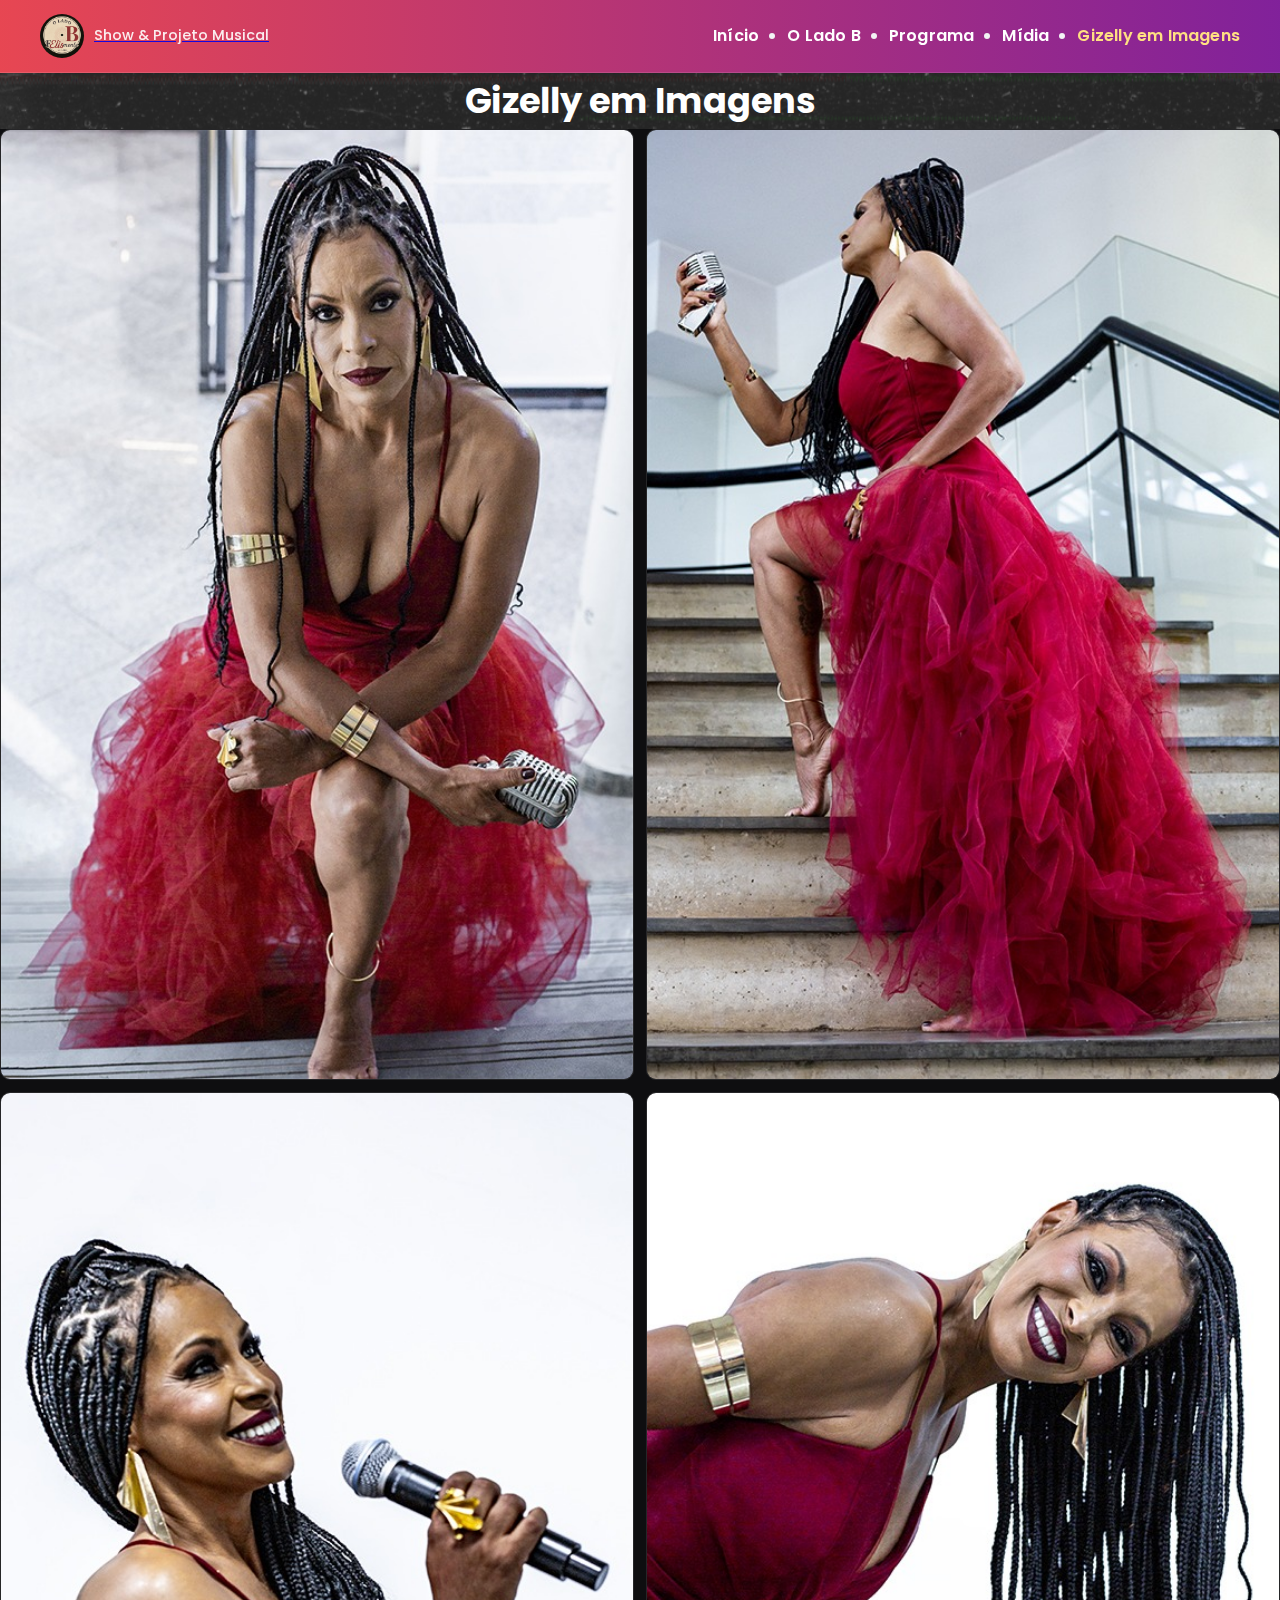
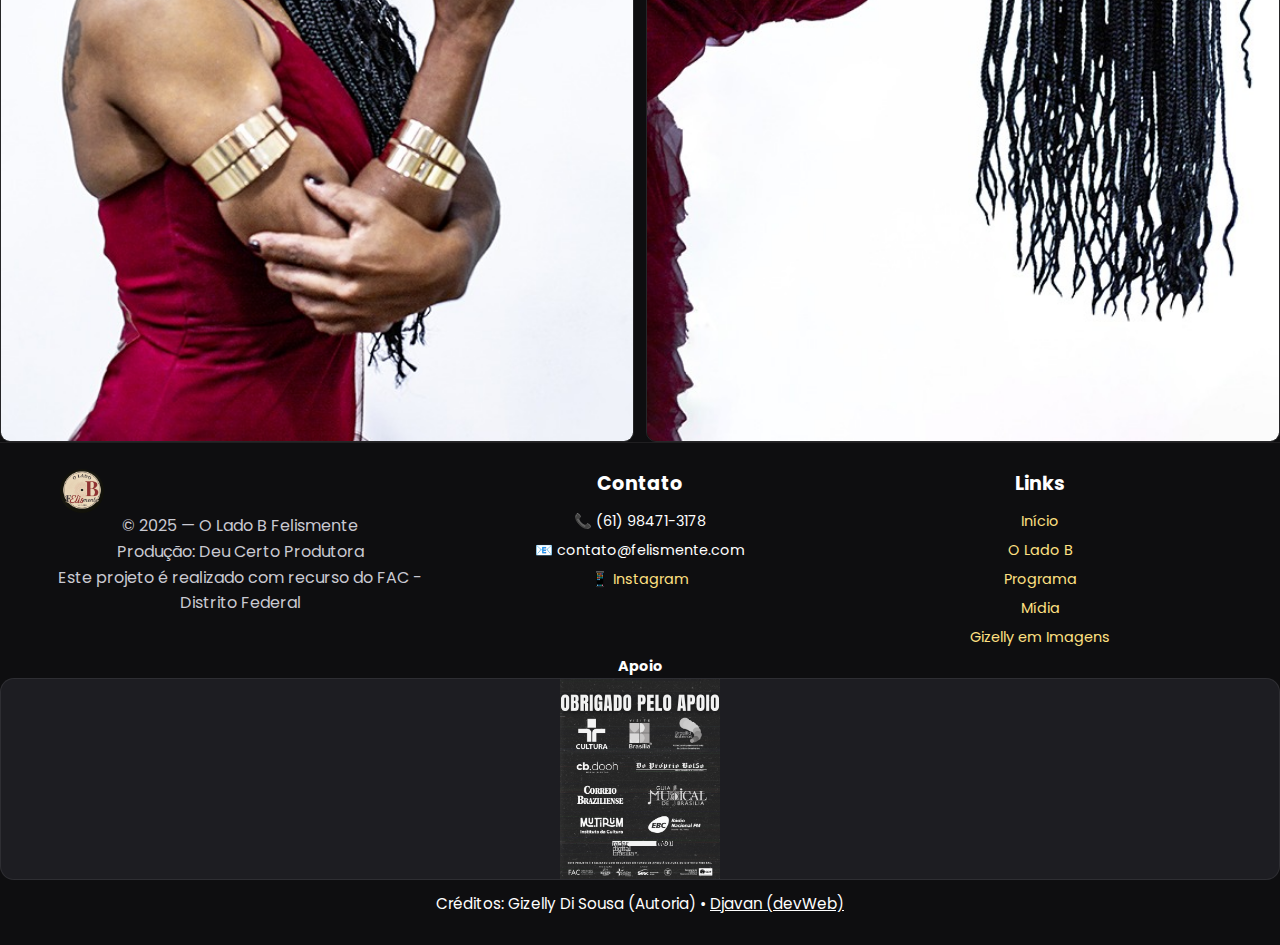
<file: gizelly-em-imagens.html>
<!DOCTYPE html>
<html lang="pt-BR">
<head>
    <meta charset="utf-8" />
    <meta content="width=device-width, initial-scale=1" name="viewport" />

    <title>O Lado B Felismente — Início</title>

    <!-- FONTE (Google Fonts) -->
    <link href="https://fonts.googleapis.com/css2?family=Poppins:wght@300;400;600;800&display=swap" rel="stylesheet"/>

    <!-- CSS principal -->
    <link href="assets/css/style.css" rel="stylesheet" />

    <!-- META PREVIEW -->
    <meta content="O Lado B Felismente - Show Musical" property="og:title" />
    <meta content="Um mergulho poético-musical nas canções mais ousadas e pouco conhecidas da música brasileira, com interpretação visceral e moderna." property="og:description"/>
    <meta content="assets/img/banner1.png" property="og:image" />
    <meta content="website" property="og:type" />
    <meta content="https://seudominio.com" property="og:url" />
    <link href="assets/img/logo.png" rel="icon" type="image/png" />

    <!-- JS principal -->
    <script defer src="js/scripts.js"></script>
</head>
<body>
  <div class="page">
  <!-- HEADER / NAV -->
  <header class="navbar">
    <div class="nav-inner container">
      <a aria-label="Ir para a página inicial" class="brand" href="index.html">
        <img alt="Logo O Lado B Felismente" src="assets/img/logo.png" />
        <span class="subtitle">Show & Projeto Musical</span>
      </a>

      <!-- BOTÃO DE MENU -->
      <button aria-expanded="false" aria-label="Abrir menu" class="nav-toggle">
        <span class="bar"></span>
        <span class="bar"></span>
        <span class="bar"></span>
      </button>
      <nav class="nav-menu">
        <a href="index.html">Início</a>
        <li><a href="o-lado-b.html">O Lado B</a></li>
        <li><a href="programa.html">Programa</a></li>
        <li><a href="midia.html">Mídia</a></li>
        <li><a class="active" href="gizelly-em-imagens.html">Gizelly em Imagens</a></li>
      </nav>
    </div>
  </header>

  <section class="section-alt">
    <h1 class="section-title">Gizelly em Imagens</h1>
    <div class="gallery">
      <a href="assets/img/gi/gi1.jpg" class="lightbox"><img src="assets/img/gi/gi1.jpg" alt="Imagem 1"></a>
      <a href="assets/img/gi/gi2.jpg" class="lightbox"><img src="assets/img/gi/gi2.jpg" alt="Imagem 2"></a>
      <a href="assets/img/gi/gi3.jpg" class="lightbox"><img src="assets/img/gi/gi3.jpg" alt="Imagem 3"></a>
      <a href="assets/img/gi/gi4.jpg" class="lightbox"><img src="assets/img/gi/gi4.jpg" alt="Imagem 4"></a>
    </div>
  </section>
    <!-- FOOTER -->
<footer class="footer">
  <div class="container footer-grid">
    <div class="footer-column">
      <img alt="Logo O Lado B Felismente" class="footer-logo" src="assets/img/logo.png" />
      <p style="font-size: 1.0rem;" class="footer-copy">
        © 2025 — O Lado B Felismente<br />
        Produção: Deu Certo Produtora<br />
        Este projeto é realizado com recurso do FAC - Distrito Federal<br />
      </p>
    </div>
    
    <div class="footer-column">
      <h4 style="font-size: 1.2rem;">Contato</h4>
      <ul class="footer-list">
        <li>📞 (61) 98471-3178</li>
        <li>📧 contato@felismente.com</li>
        <li>📱 <a href="https://instagram.com/gizellydisousa" rel="noopener" target="_blank">Instagram</a></li>
      </ul>
    </div>
    
    <div class="footer-column">
      <h4 style="font-size: 1.2rem;">Links</h4>
      <ul class="footer-list">
        <li><a href="index.html">Início</a></li>
        <li><a href="o-lado-b.html">O Lado B</a></li>
        <li><a href="programa.html">Programa</a></li>
        <li><a href="midia.html">Mídia</a></li>
        <li><a class="active" href="gizelly-em-imagens.html">Gizelly em Imagens</a></li>
      </ul>
    </div>
  </div>

  <div class="footer-apoio">
    <h4>Apoio</h4>
    <article class="card3">
      <img alt="Apoio" src="assets/img/fundo3.png" />
    </article>
    <div class="footer-credits-container">
      <p class="footer-credits">
        Créditos: Gizelly Di Sousa (Autoria) •
        <a href="https://github.com/Djavanpro7" rel="noopener" target="_blank">Djavan (devWeb)</a>
      </p>
    </div>
  </div>
</footer>
</div>
</body>
</html>
</file>
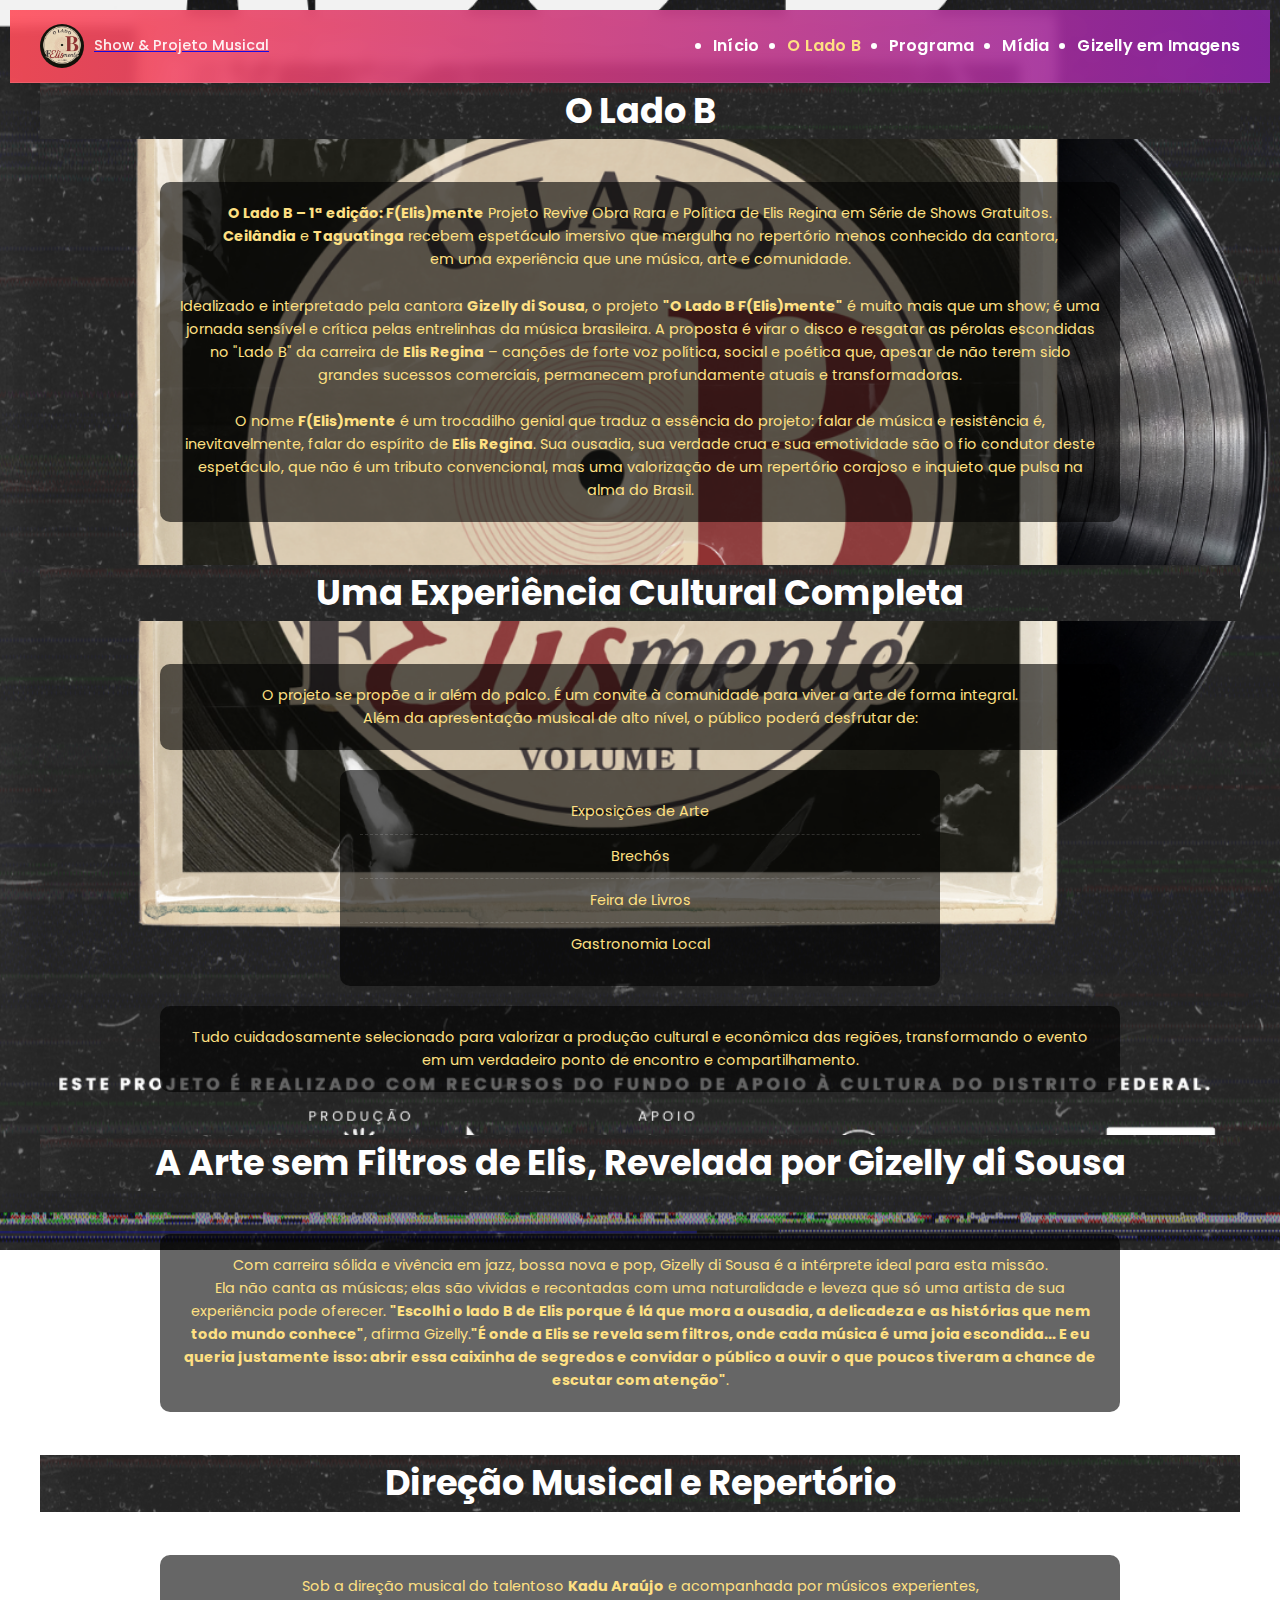
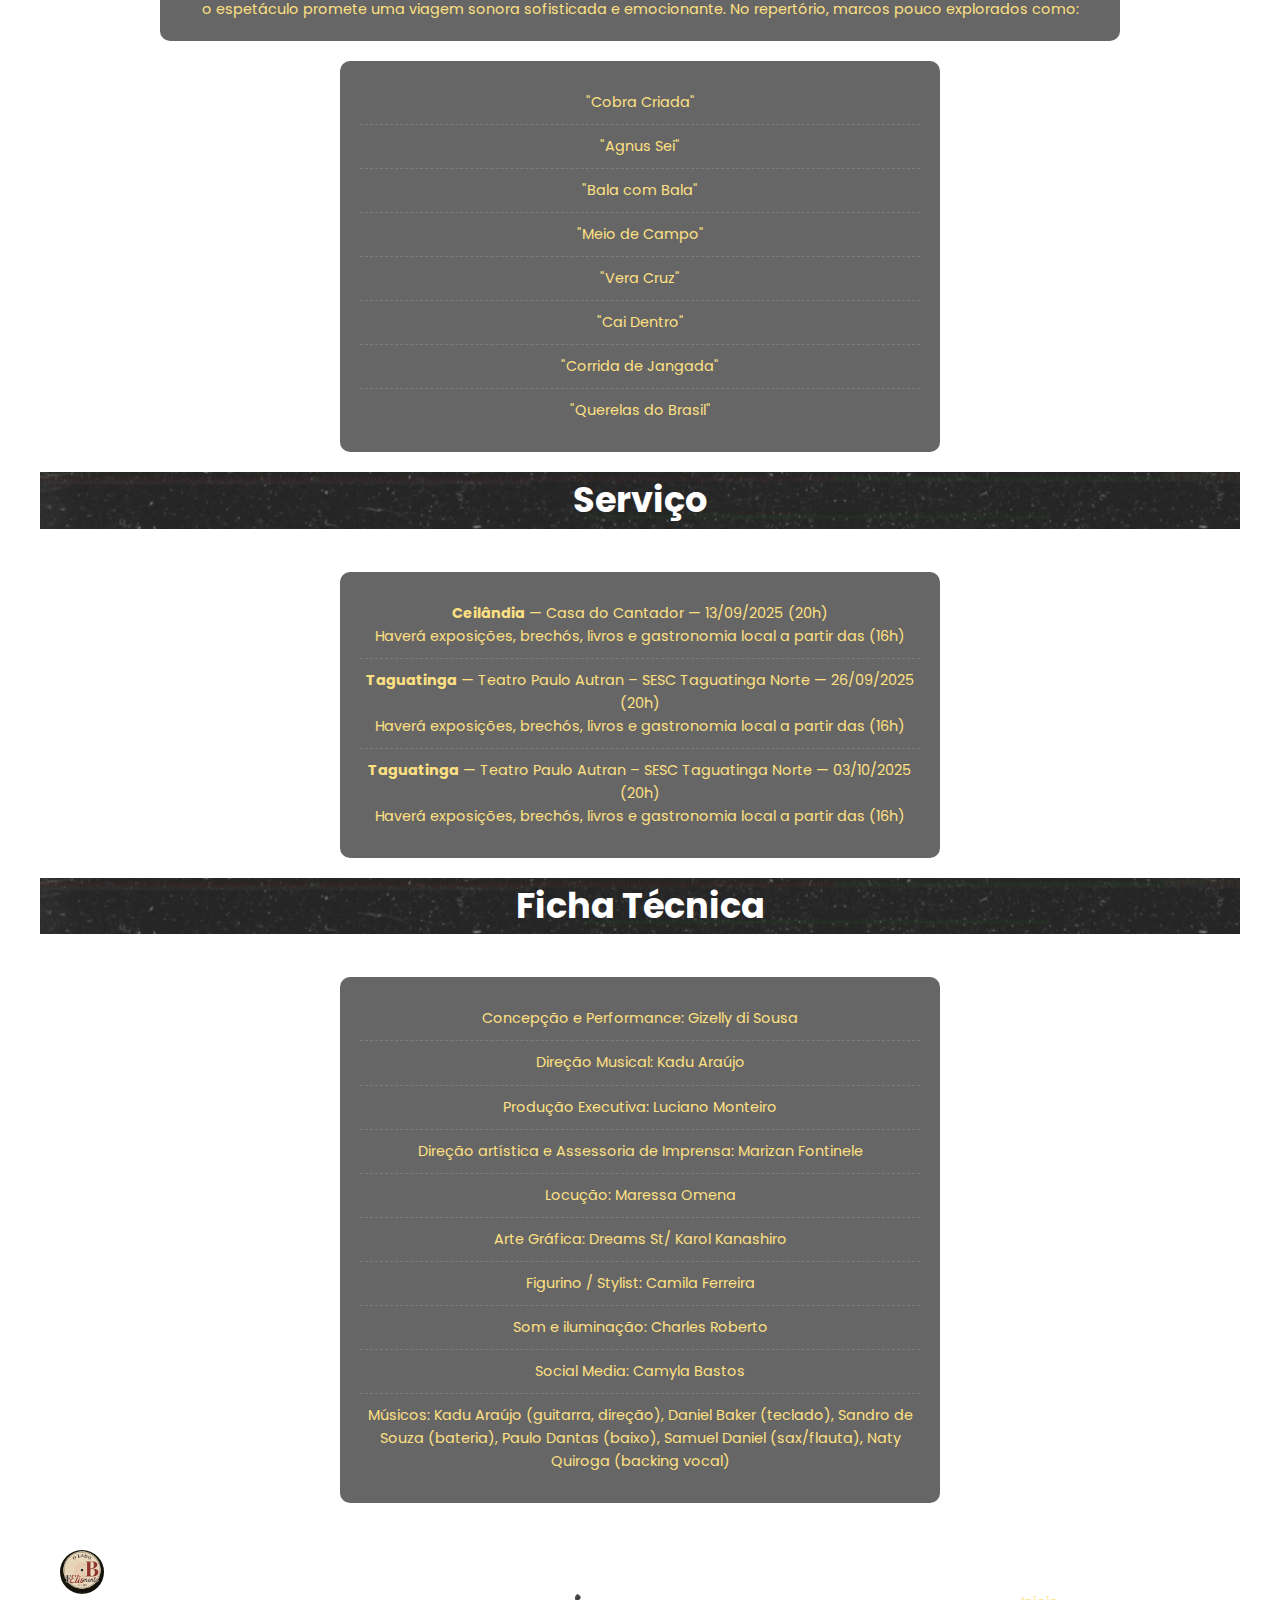
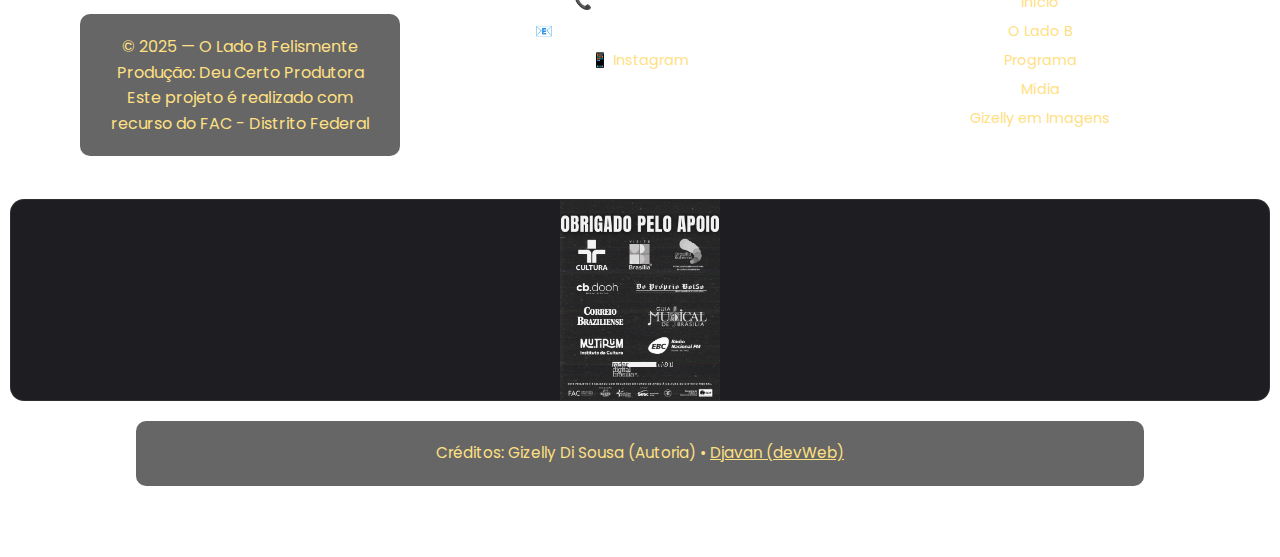
<file: o-lado-b.html>
<!DOCTYPE html>
<html lang="pt-BR">
<head>
    <meta charset="utf-8" /> <!-- Codificação de caracteres (UTF-8 suporta acentos) -->
    <meta content="width=device-width, initial-scale=1" name="viewport" /> <!-- Faz o layout ser responsivo no mobile -->

    <title>O Lado B Felismente — Início</title> <!-- Título da aba do navegador -->

    <!-- FONTE (Google Fonts) -->
    <link
      href="https://fonts.googleapis.com/css2?family=Poppins:wght@300;400;600;800&amp;display=swap"
      rel="stylesheet"
    />

    <!-- CSS principal -->
    <link href="assets/css/style.css" rel="stylesheet" />

    <!-- META PREVIEW (quando compartilha o site em redes sociais) -->
    <!-- Pode trocar título, descrição e imagem do preview -->
    <meta content="O Lado B Felismente - Show Musical" property="og:title" />
    <meta
      content="Um mergulho poético-musical nas canções mais ousadas e pouco conhecidas da música brasileira, com interpretação visceral e moderna."
      property="og:description"
    />
    <meta content="assets/img/banner1.png" property="og:image" /> <!-- Imagem que aparece no preview -->
    <meta content="website" property="og:type" />
    <meta content="https://seudominio.com" property="og:url" /> <!-- Colocar o domínio oficial -->
    <link href="assets/img/logo.png" rel="icon" type="image/png" /> <!-- Ícone da aba do navegador -->

    <!-- JS principal -->
    <!-- scripts.js controla o menu mobile e modais -->
    <script defer src="js/scripts.js"></script>
  </head>
<body class="o-lado-b">
 <!-- HEADER / NAV -->
      <header class="navbar"> <!-- Barra de navegação fixa no topo -->
        <div class="nav-inner container"> <!-- Container interno da navbar -->
          
          <!-- LOGO -->
          <a aria-label="Ir para a página inicial" class="brand" href="index.html">
            <img alt="Logo O Lado B Felismente" src="assets/img/logo.png" /> <!-- Logo -->
            <span class="subtitle">Show &amp; Projeto Musical</span> <!-- Subtítulo -->
          </a>

          <!-- BOTÃO DE MENU (hambúrguer) -->
         <button aria-expanded="false" aria-label="Abrir menu" class="nav-toggle">
      <span class="bar"></span>
      <span class="bar"></span>
      <span class="bar"></span>
    </button>
    <nav class="nav-menu">
      <li><a href="index.html">Início</a>
      <li><a class="active" href="o-lado-b.html">O Lado B</a></li>
      <li><a href="programa.html">Programa</a></li>
     <li><a href="midia.html">Mídia</a></li>
      <li><a href="gizelly-em-imagens.html">Gizelly em Imagens</a></li>
    </nav>
  </div>
</header>
  <div class="page">
    <main class="container">

<section class="section-alt">
  <h1 class="section-title">O Lado B</h1>
  <div class="pageB">
  <br><p class="listp" style="position: center;"><strong>O Lado B – 1ª edição: F(Elis)mente</strong> Projeto Revive Obra Rara e Política de Elis Regina em Série de Shows Gratuitos.<br>

<strong>Ceilândia</strong> e <strong>Taguatinga</strong> recebem espetáculo imersivo que mergulha no repertório menos conhecido da cantora,<br> em uma experiência que une música, arte e comunidade.<br><br>

Idealizado e interpretado pela cantora <strong>Gizelly di Sousa</strong>, o projeto <strong>"O Lado B F(Elis)mente"</strong> é muito mais que um show; é uma jornada sensível e crítica pelas entrelinhas da música brasileira. A proposta é virar o disco e resgatar as pérolas escondidas no "Lado B" da carreira de <strong>Elis Regina</strong> – canções de forte voz política, social e poética que, apesar de não terem sido grandes sucessos comerciais, permanecem profundamente atuais e transformadoras.<br><br>

O nome <strong>F(Elis)mente</strong> é um trocadilho genial que traduz a essência do projeto: falar de música e resistência é, inevitavelmente, falar do espírito de <strong>Elis Regina</strong>.

Sua ousadia, sua verdade crua e sua emotividade são o fio condutor deste espetáculo, que não é um tributo convencional, mas uma valorização de um repertório corajoso e inquieto que pulsa na alma do Brasil.</p><br>

<h1 class="section-title">Uma Experiência Cultural Completa</h1><br>

<p style="position: center;">O projeto se propõe a ir além do palco. É um convite à comunidade para viver a arte de forma integral.<br> 

  Além da apresentação musical de alto nível, o público poderá desfrutar de:</p>
<ol style="color: var(--ring);" class="agenda-list">

   <li>Exposições de Arte </li>

   <li>Brechós</li>

   <li>Feira de Livros</li> 

   <li> Gastronomia Local</li>
</ol>
   
    <p>Tudo cuidadosamente selecionado para valorizar a produção cultural e econômica das regiões, transformando o evento em um verdadeiro ponto de encontro e compartilhamento.</p><br>

    <h1 class="section-title">A Arte sem Filtros de Elis, Revelada por Gizelly di Sousa</h1><br>

<p>Com carreira sólida e vivência em jazz, bossa nova e pop, Gizelly di Sousa é a intérprete ideal para esta missão.<br>Ela não canta as músicas; elas são vividas e recontadas com uma naturalidade e leveza que só uma artista de sua experiência pode oferecer.

<strong> "Escolhi o lado B de Elis porque é lá que mora a ousadia, a delicadeza e as histórias que nem todo mundo conhece"</strong>, afirma Gizelly.<strong>"É onde a Elis se revela sem filtros, onde cada música é uma joia escondida... E eu queria justamente isso: abrir essa caixinha de segredos e convidar o público a ouvir o que poucos tiveram a chance de escutar com atenção"</strong>.</p><br>

<h1 class="section-title">Direção Musical e Repertório</h1><br>

<p>Sob a direção musical do talentoso <strong>Kadu Araújo</strong> e acompanhada por músicos experientes,<br>o espetáculo promete uma viagem sonora sofisticada e emocionante. No repertório, marcos pouco explorados como:</p>
  <ol style="color: var(--ring);" class="agenda-list">
  
 <li> "Cobra Criada"</li>

    <li>"Agnus Sei"</li>

    <li>"Bala com Bala"</li>

   <li> "Meio de Campo"</li>

   <li> "Vera Cruz"</li>

  <li>  "Cai Dentro"</li>

   <li> "Corrida de Jangada"</li>

   <li> "Querelas do Brasil"</li>

</ol>    
  <h1 class="section-title">Serviço</h1><br>
  <ol style="color: var(--ring);" class="agenda-list">
    <li><strong>Ceilândia</strong> — Casa do Cantador — 13/09/2025 (20h)<br>
    Haverá exposições, brechós, livros e gastronomia local a partir das (16h)</li>
    <li><strong>Taguatinga</strong> — Teatro Paulo Autran – SESC Taguatinga Norte — 26/09/2025 (20h)<br>
    Haverá exposições, brechós, livros e gastronomia local a partir das (16h)</li>
    <li><strong>Taguatinga</strong> — Teatro Paulo Autran – SESC Taguatinga Norte — 03/10/2025 (20h)<br>
    Haverá exposições, brechós, livros e gastronomia local a partir das (16h)</li>
  </ol>
  <h1 class="section-title">Ficha Técnica</h1><br>
  <ol style="color: var(--ring);" class="agenda-list">
    <li>Concepção e Performance: Gizelly di Sousa</li>
    <li>Direção Musical: Kadu Araújo</li>
    <li>Produção Executiva: Luciano Monteiro</li>
    <li>Direção artística e Assessoria de Imprensa: Marizan Fontinele</li>
    <li>Locução: Maressa Omena</li>
    <li>Arte Gráfica: Dreams St/ Karol Kanashiro</li>
    <li>Figurino / Stylist: Camila Ferreira</li>
    <li>Som e iluminação: Charles Roberto</li>
    <li>Social Media: Camyla Bastos</li>
    <li>Músicos: Kadu Araújo (guitarra, direção), Daniel Baker (teclado), Sandro de Souza (bateria), Paulo Dantas (baixo), Samuel Daniel (sax/flauta), Naty Quiroga (backing vocal)</li>
  </ol>
</section>
</div>
    </main>
     <!-- FOOTER -->
<footer class="footer">
  <div class="container footer-grid">
    <div class="footer-column">
      <img alt="Logo O Lado B Felismente" class="footer-logo" src="assets/img/logo.png" />
      <p style="font-size: 1.0rem;" class="footer-copy">
        © 2025 — O Lado B Felismente<br />
        Produção: Deu Certo Produtora<br />
        Este projeto é realizado com recurso do FAC - Distrito Federal<br />
      </p>
    </div>
    
    <div class="footer-column">
      <h4 style="font-size: 1.2rem;">Contato</h4>
      <ul class="footer-list">
        <li>📞 (61) 98471-3178</li>
        <li>📧 contato@felismente.com</li>
        <li>📱 <a href="https://instagram.com/gizellydisousa" rel="noopener" target="_blank">Instagram</a></li>
      </ul>
    </div>
    
    <div class="footer-column">
      <h4 style="font-size: 1.2rem;">Links</h4>
      <ul class="footer-list">
        <li><a href="index.html">Início</a></li>
        <li><a class="active" href="o-lado-b.html">O Lado B</a></li>
        <li><a href="programa.html">Programa</a></li>
        <li><a href="midia.html">Mídia</a></li>
        <li><a href="gizelly-em-imagens.html">Gizelly em Imagens</a></li>
      </ul>
      </div>
    </div>
    <div class="footer-apoio">
        <h4>Apoio</h4>
        <article class="card3">
          <img alt="Apoio" src="assets/img/fundo3.png" />
        </article>
   <div class="footer-credits-container">
    <p class="footer-credits">
      Créditos: Gizelly Di Sousa (Autoria) •
      <a href="https://github.com/Djavanpro7" rel="noopener" target="_blank">Djavan (devWeb)</a>
    </p>
    </div>"
  </div>
</footer>
    </div>
  </body>
</html>
</file>
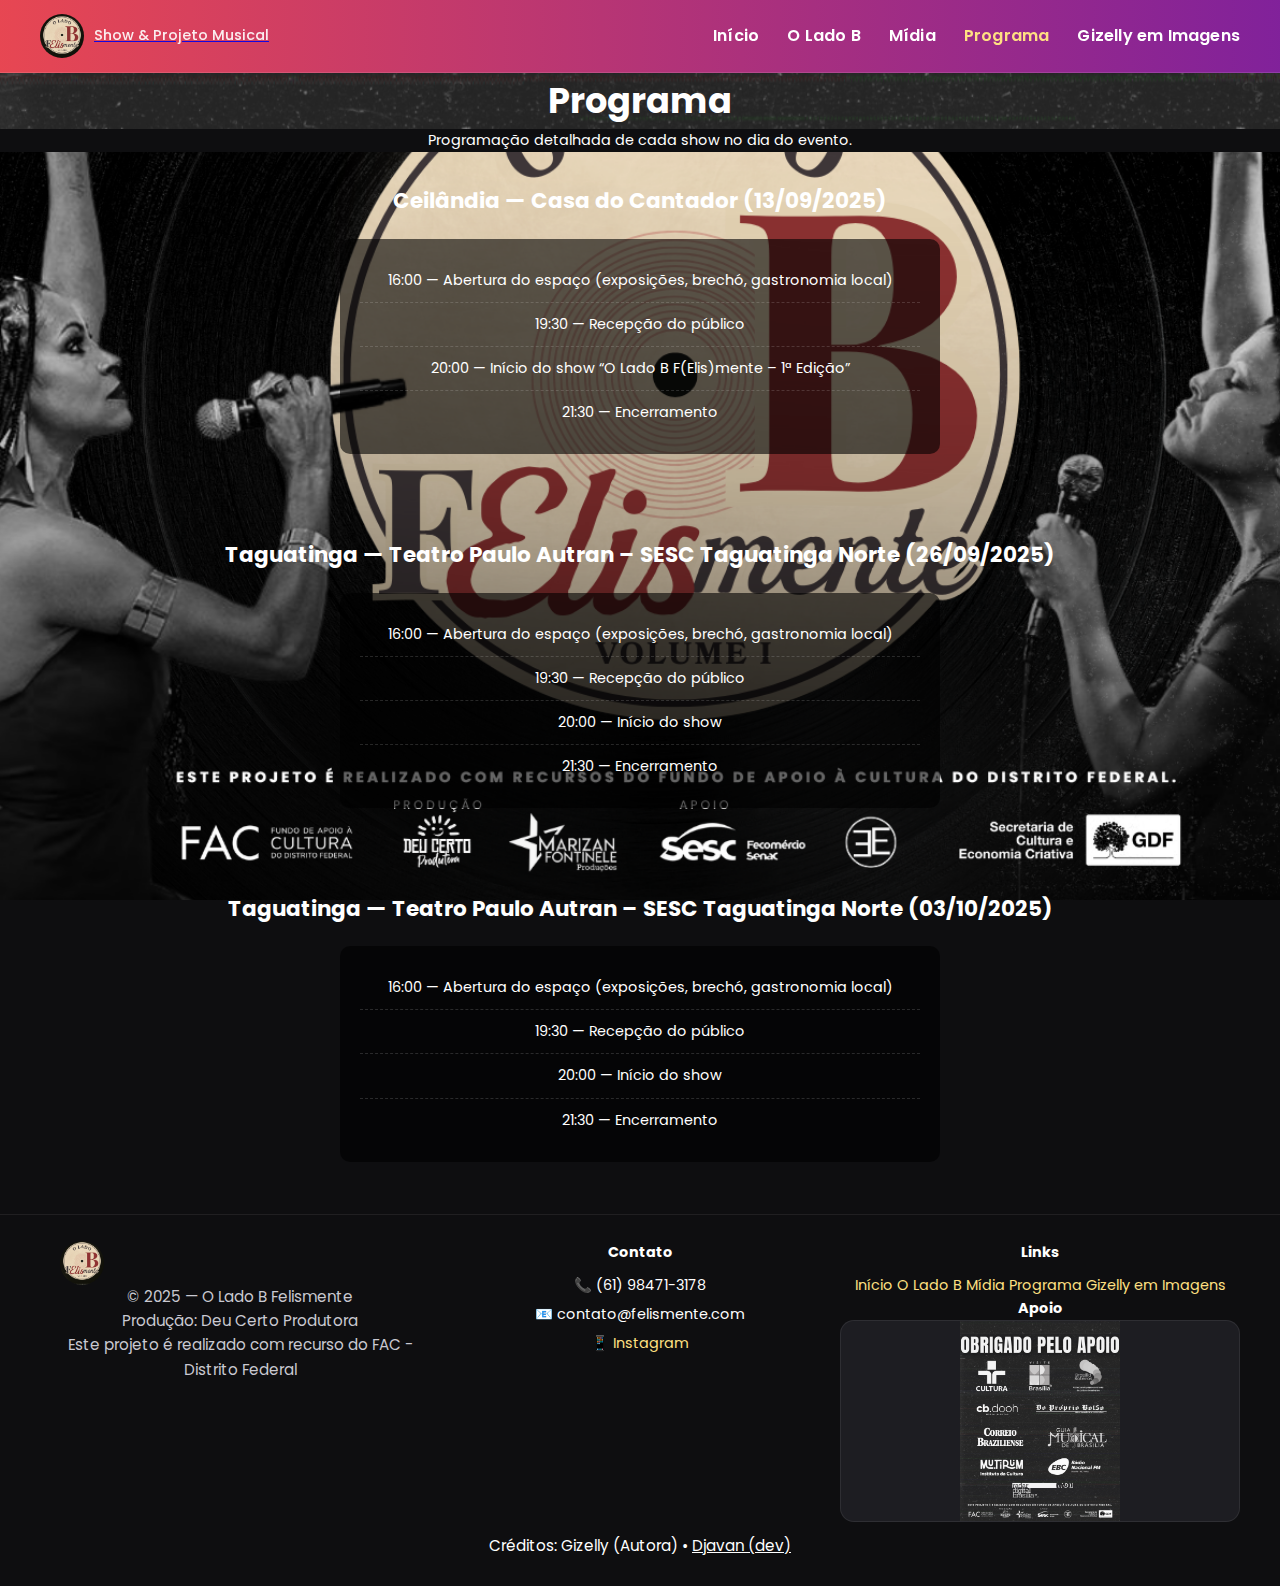
<file: programa.html>
<!DOCTYPE html>
<html lang="pt-BR">
<head>
  <meta charset="UTF-8" />
  <meta name="viewport" content="width=device-width, initial-scale=1" />
  <title>Programa — O Lado B F(Elis)mente</title>
  <link href="https://fonts.googleapis.com/css2?family=Poppins:wght@300;400;600;800&display=swap" rel="stylesheet">
  <link rel="stylesheet" href="assets/css/style.css">
</head>
<header class="navbar">
  <div class="nav-inner container">
    <a aria-label="Ir para a página inicial" class="brand" href="index.html">
      <img alt="Logo O Lado B Felismente" src="assets/img/logo.png" />
      <span class="subtitle">Show &amp; Projeto Musical</span>
    </a>
    <button aria-expanded="false" aria-label="Abrir menu" class="nav-toggle">
      <span class="bar"></span><span class="bar"></span><span class="bar"></span>
    </button>
    <nav class="nav-menu">
      <a href="index.html">Início</a>
      <a href="o-lado-b.html">O Lado B</a>
      <a href="midia.html">Mídia</a>
      <a class="active" href="programa.html">Programa</a>
      <a href="gizelly-em-imagens.html">Gizelly em Imagens</a>
    </nav>
  </div>
</header>
<body>
  <div class="page">

<section class="section-alt">
  <h1 class="section-title">Programa</h1>
  <p>Programação detalhada de cada show no dia do evento.</p>

  <article class="agenda-card">
    <h2>Ceilândia — Casa do Cantador (13/09/2025)</h2>
    <ul class="agenda-list">
      <li>16:00 — Abertura do espaço (exposições, brechó, gastronomia local)</li>
      <li>19:30 — Recepção do público</li>
      <li>20:00 — Início do show “O Lado B F(Elis)mente – 1ª Edição”</li>
      <li>21:30 — Encerramento</li>
    </ul>
  </article>

  <article class="agenda-card">
    <h2>Taguatinga — Teatro Paulo Autran – SESC Taguatinga Norte (26/09/2025)</h2>
    <ul class="agenda-list">
      <li>16:00 — Abertura do espaço (exposições, brechó, gastronomia local)</li>
      <li>19:30 — Recepção do público</li>
      <li>20:00 — Início do show</li>
      <li>21:30 — Encerramento</li>
    </ul>
  </article>

  <article class="agenda-card">
    <h2>Taguatinga — Teatro Paulo Autran – SESC Taguatinga Norte (03/10/2025)</h2>
    <ul class="agenda-list">
      <li>16:00 — Abertura do espaço (exposições, brechó, gastronomia local)</li>
      <li>19:30 — Recepção do público</li>
      <li>20:00 — Início do show</li>
      <li>21:30 — Encerramento</li>
    </ul>
  </article>
</section>

    </main>
    <footer class="footer">
  <div class="container footer-grid">
    <div>
      <img alt="Logo O Lado B Felismente" class="footer-logo" src="assets/img/logo.png" />
      <p class="footer-copy">
        © 2025 — O Lado B Felismente<br />
        Produção: Deu Certo Produtora<br />
        Este projeto é realizado com recurso do FAC - Distrito Federal<br />
      </p>
    </div>
    <div>
      <h4>Contato</h4>
      <ul class="footer-list">
        <li>📞 (61) 98471-3178</li>
        <li>📧 contato@felismente.com</li>
        <li>
          📱
          <a href="https://instagram.com/gizellydisousa" rel="noopener" target="_blank">Instagram</a>
        </li>
      </ul>
    </div>
    <div>
      <h4>Links</h4>
      <ul class="footer-list">
        <a href="index.html">Início</a>
        <a href="o-lado-b.html">O Lado B</a>
        <a href="midia.html">Mídia</a>
        <a class="active" href="programa.html">Programa</a>
        <a href="gizelly-em-imagens.html">Gizelly em Imagens</a>
      </ul>
      <div class="footer-apoio">
        <h4>Apoio</h4>
        <article class="card3">
          <img alt="Apoio" src="assets/img/fundo3.png" />
        </article>
      </div>
    </div>
  </div>
  <p class="footer-credits">
    Créditos: Gizelly (Autora) •
    <a href="https://github.com/Djavanpro7" rel="noopener" target="_blank">Djavan (dev)</a>
  </p>
</footer>
</body>
</html>
</file>
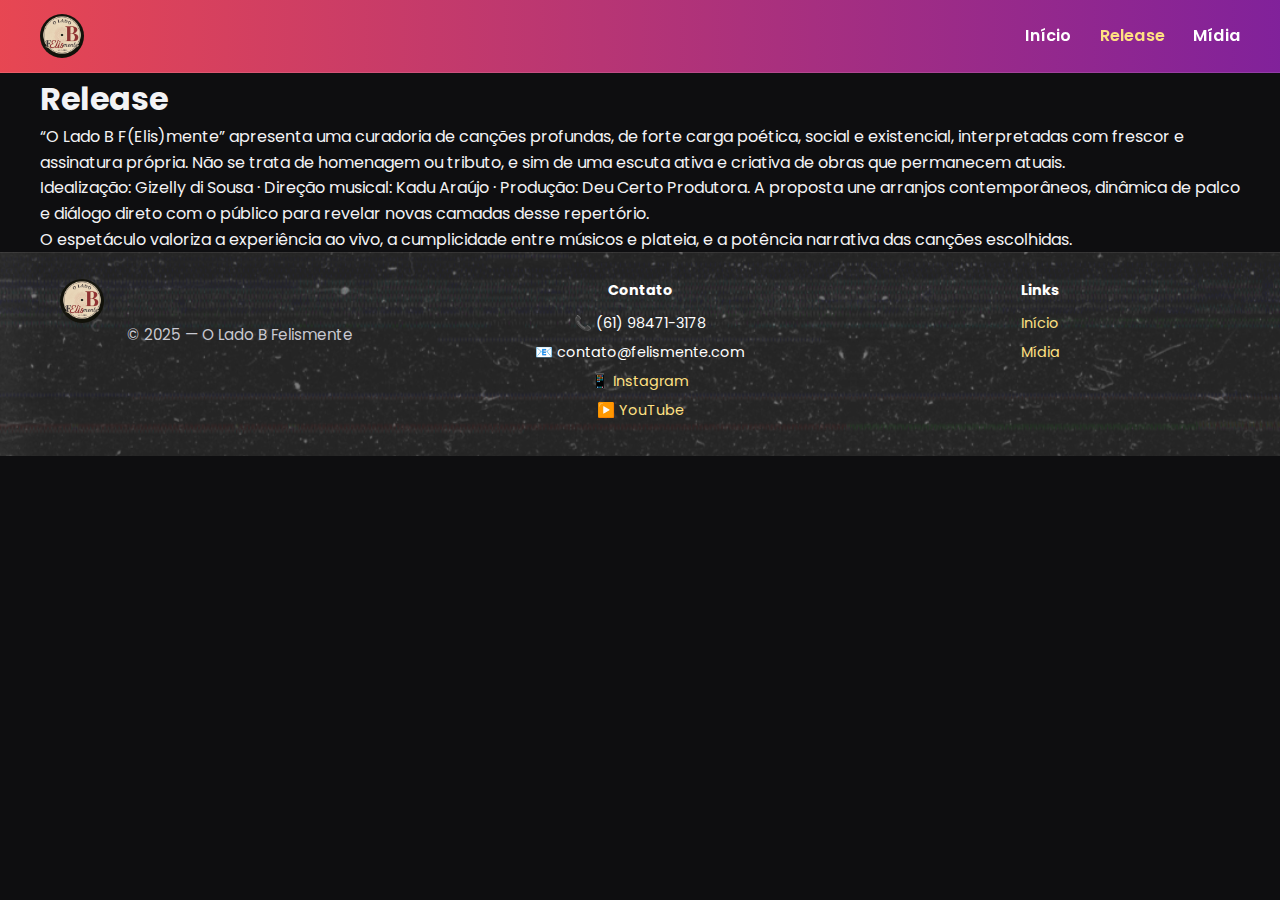
<file: release.html>
<!DOCTYPE html>
<html lang="pt-BR">
  <head>
    <meta charset="UTF-8" />
    <meta name="viewport" content="width=device-width, initial-scale=1" />
    <title>O Lado B Felismente — Release</title>

    <link
      href="https://fonts.googleapis.com/css2?family=Poppins:wght@300;400;600;800&display=swap"
      rel="stylesheet"
    />
    <link rel="stylesheet" href="assets/css/style.css" />

    <!-- META PREVIEW -->
    <meta property="og:title" content="Release — O Lado B Felismente" />
    <meta
      property="og:description"
      content="Detalhes do projeto, conceito artístico e equipe."
    />
    <meta property="og:image" content="assets/img/banner1.png" />
    <meta property="og:type" content="website" />
    <meta property="og:url" content="https://seudominio.com/release.html" />
    <link rel="icon" type="image/png" href="assets/img/logo.png" />
  </head>
  <body>
    <header class="navbar">
      <div class="nav-inner container">
        <a class="brand" href="index.html"
          ><img src="assets/img/logo.png" alt="Logo O Lado B Felismente"
        /></a>
        <button
          class="nav-toggle"
          aria-label="Abrir menu"
          aria-expanded="false"
        >
          <span class="bar"></span><span class="bar"></span
          ><span class="bar"></span>
        </button>
        <nav class="nav-menu">
          <a href="index.html">Início</a>
          <a href="release.html" class="active">Release</a>
          <a href="midia.html">Mídia</a>
        </nav>
      </div>
    </header>

    <main class="section section-narrow">
      <div class="container prose">
        <h1>Release</h1>
        <!-- TROCAR AQUI: texto completo do release -->
        <p>
          “O Lado B F(Elis)mente” apresenta uma curadoria de canções profundas,
          de forte carga poética, social e existencial, interpretadas com
          frescor e assinatura própria. Não se trata de homenagem ou tributo, e
          sim de uma escuta ativa e criativa de obras que permanecem atuais.
        </p>
        <p>
          Idealização: Gizelly di Sousa · Direção musical: Kadu Araújo ·
          Produção: Deu Certo Produtora. A proposta une arranjos contemporâneos,
          dinâmica de palco e diálogo direto com o público para revelar novas
          camadas desse repertório.
        </p>
        <p>
          O espetáculo valoriza a experiência ao vivo, a cumplicidade entre
          músicos e plateia, e a potência narrativa das canções escolhidas.
        </p>
      </div>
    </main>

    <footer class="footer">
      <div class="container footer-grid">
        <div>
          <img
            class="footer-logo"
            src="assets/img/logo.png"
            alt="Logo O Lado B Felismente"
          />
          <p class="footer-copy">© 2025 — O Lado B Felismente</p>
        </div>
        <div>
          <h4>Contato</h4>
          <ul class="footer-list">
            <li>📞 (61) 98471-3178</li>
            <li>📧 contato@felismente.com</li>
            <li>
              📱
              <a
                href="https://instagram.com/gizellydisousa"
                target="_blank"
                rel="noopener"
                >Instagram</a
              >
            </li>
            <li>
              ▶️
              <a href="https://youtube.com/" target="_blank" rel="noopener"
                >YouTube</a
              >
            </li>
          </ul>
        </div>
        <div>
          <h4>Links</h4>
          <ul class="footer-list">
            <li><a href="index.html">Início</a></li>
            <li><a href="midia.html">Mídia</a></li>
          </ul>
        </div>
      </div>
    </footer>
  </body>
</html>
</file>
<file: assets/css/style.css>
/* ==============================
   Tema O Lado B Felismente
   Onde trocar imagens e vídeos:
   - Logo: header .brand img  -> assets/img/logo.png
   - Banner/thumbnail (OpenGraph): <meta og:image> -> assets/img/banner1.png
   - Fundo do HERO: :root --hero-bg -> assets/img/banner1.png
   - Vídeos: <video><source src="assets/video/..."></video>
   ============================== */

* {
  margin: 0;
  padding: 0;
  box-sizing: border-box;
  font-family: "Poppins", sans-serif;
}

.allpage {
  max-width: 1200px; /* largura máxima */
  margin: 0 auto; /* centraliza */
  padding: 0 10px; /* respiro lateral */
}

:root {
  --bg: #0e0e10;
  --bg-alt: #17171b;
  --text: #f3f3f5;
  --muted: #c9c9d1;
  --primary: #ff4d5a; /* vermelho coral */
  --accent: #8e24aa; /* roxo */
  --ring: #ffe082; /* amarelo suave */
  --hero-bg: url("../img/banner1.png"); /* TROCAR AQUI se quiser outro banner */
  --radius: 14px;
  --shadow: 0 10px 30px rgba(0, 0, 0, 0.35);
}

html,
body {
  height: 100%;
}

body {
  margin: 0;
  font-family: "Poppins", system-ui, -apple-system, Segoe UI, Roboto, Arial,
    sans-serif;
  background: var(--bg);
  color: var(--text);
  line-height: 1.6;
}
.o-lado-b p,ol{
color: var(--ring);
list-style: none;
  padding: 20px;
  margin: 20px auto;
  text-align: center;
  max-width: 80%;
  background: rgba(0, 0, 0, 0.6); /* Fundo para contraste */
  border-radius: 10px;
}
.o-lado-b {
  background: url("../img/fundo2.png") no-repeat center center/cover;
  background-attachment: fixed;
  color: #fff;
  padding: 10px;
  position: relative;
}

/* Containers */
.container {
  max-width: 1200px;
  margin-inline: auto;
  padding-inline: 0px;
}
.section {
  padding: 0px 0 0px;
}
.section-narrow {
  padding: 0px 0 0px;
}
.section2section-alt {
  color: #fff;
  padding: 2rem;
  text-align: center;
  font-size: 0.9rem;
  position: relative;
  padding: 0px 0 0px;
}
.section-alt {
  background-attachment: fixed;
  color: #fff;
  padding: 2rem;
  text-align: center;
  font-size: 0.9rem;
  position: relative;
  padding: 0px 0 0px;
}
.section-title {
  background: url("../img/fundo4.png") no-repeat center center/cover;
  font-size: clamp(1.6rem, 1.2rem + 1.5vw, 2.2rem);
  margin: 0 0px 0px;
  padding: -200px 0px 0px;
  text-align: center;
}

/* Navbar */
.navbar {
  position: sticky;
  top: 0;
  z-index: 1000;
  background: linear-gradient(
    90deg,
    rgba(255, 77, 90, 0.9),
    rgba(142, 36, 170, 0.9)
  );
  backdrop-filter: blur(6px);
  border-bottom: 1px solid rgba(255, 255, 255, 0.12);
}

.nav-inner {
  display: flex;
  align-items: center;
  justify-content: space-between;
  gap: 16px;
  padding: 14px 0;
}

.brand {
  display: flex;
  align-items: center;
  gap: 10px;
}

.brand img {
  height: 44px;
  width: 44px;
  border-radius: 50%;
  object-fit: cover;
}

.brand .subtitle {
  font-size: 0.9rem;
  font-weight: 500;
  color: #fff;
  opacity: 0.9;
}

.nav-menu {
  display: flex;
  gap: 28px;
  align-items: center;
  flex-wrap: wrap;
}
.nav-menu a {
  color: #fff;
  text-decoration: none;
  font-weight: 600;
  letter-spacing: 0.2px;
  position: relative;
}
.nav-menu a::after {
  content: "";
  position: absolute;
  left: 0;
  bottom: -6px;
  height: 2px;
  width: 0;
  background: #fff;
  transition: width 0.25s ease;
}
.nav-menu a:hover::after {
  width: 100%;
}
.nav-menu a.active {
  color: var(--ring);
}

/* Toggle (mobile) */
.nav-toggle {
  display: none;
  background: transparent;
  border: 0;
  cursor: pointer;
  padding: 8px;
  margin-left: auto;
}
.nav-toggle .bar {
  display: block;
  width: 26px;
  height: 3px;
  background: #fff;
  margin: 5px 0;
  transition: transform 0.25s ease;
}
@media (max-width: 860px) {
  .nav-toggle {
    display: block;
  }
  .nav-menu {
    position: fixed;
    inset: 64px 0 auto 0;
    background: rgba(20, 20, 24, 0.96);
    padding: 18px 24px 24px;
    display: none;
    flex-direction: column;
    gap: 18px;
    box-shadow: var(--shadow);
  }
  .nav-menu.show {
    display: flex;
  }
}

/* Hero */
.hero {
  min-height: 88vh;
  background: var(--hero-bg) center/cover no-repeat fixed;
  position: relative;
  display: flex;
  align-items: center;
}
.hero::before {
  content: "";
  position: absolute;
  inset: 0;
  background: linear-gradient(180deg, rgba(0, 0, 0, 0.45), rgba(0, 0, 0, 0.75));
}
.hero-overlay {
  display: none;
}
.hero-content {
  position: relative;
  z-index: 1;
  text-align: center;
}
.hero h1 {
  margin: 0 0 8px;
  font-size: clamp(2rem, 1.5rem + 2.5vw, 3.2rem);
  background: linear-gradient(90deg, #ff6f61, #ffe082);
  -webkit-background-clip: text;
  background-clip: text;
  -webkit-text-fill-color: transparent;
}
.lead {
  color: var(--muted);
  max-width: 820px;
  margin: 0 auto 24px;
}
.video-frame {
  max-width: 320px;
  margin: 0 auto 20px;
  border-radius: var(--radius);
  overflow: hidden;
  box-shadow: var(--shadow);
  border: 1px solid rgba(255, 255, 255, 0.12);
}
.video-frame video {
  width: 100%;
  height: auto;
  display: block;
  background: #000;
}

.btn {
  --_bg: linear-gradient(90deg, var(--primary), var(--accent));
  padding: 12px 22px;
  border-radius: 999px;
  color: #fff;
  text-decoration: none;
  font-weight: 700;
  display: inline-block;
  box-shadow: 0 8px 24px rgba(255, 77, 90, 0.35);
  transition: transform 0.2s ease, box-shadow 0.2s ease;
  background: var(--_bg);
}
.btn:hover {
  transform: translateY(-2px);
  box-shadow: 0 14px 28px rgba(255, 77, 90, 0.5);
}
.center {
  text-align: center;
}
.mt-24 {
  margin-top: 24px;
}

/* Cards */
.cards {
  background: url("../img/fundo2.png") no-repeat center center/cover;
  background-attachment: fixed;
  color: #fff;
  padding: 2rem;
  text-align: center;
  font-size: 0.9rem;
  position: relative;
  display: grid;
  grid-template-columns: repeat(auto-fit, minmax(220px, 1fr));
  gap: 22px;
}
.card {
  background: #1d1d22;
  border-radius: var(--radius);
  overflow: hidden;
  cursor: pointer;
  transition: transform 0.25s ease, box-shadow 0.25s ease,
    border-color 0.25s ease;
  border: 1px solid rgba(255, 255, 255, 0.08);
  position: relative;
}
.card h3 {
  margin: 12px 14px 16px;
  font-size: 1.05rem;
}
.card:hover {
  transform: translateY(-6px);
  box-shadow: 0 12px 28px rgba(0, 0, 0, 0.45);
  border-color: rgba(255, 255, 255, 0.18);
}
.card img {
  width: 100%;
  height: 330px;
  object-fit: cover;
  display: block;
}
.card2{
   background: #1d1d22;
  border-radius: var(--radius);
  overflow: hidden;
  cursor: pointer;
  transition: transform 0.25s ease, box-shadow 0.25s ease,
    border-color 0.25s ease;
  border: 1px solid rgba(255, 255, 255, 0.08);
  position: relative;
}
.card2 img {
  width: 100%;
  height: 700px;
  object-fit: cover;
  display: block;
}
.card2 h3 {
  margin: 12px 14px 16px;
  font-size: 1.05rem;
}
.card2:hover {
  transform: translateY(-6px);
  box-shadow: 0 12px 28px rgba(0, 0, 0, 0.45);
  border-color: rgba(255, 255, 255, 0.18);
}
.card3{
   background: #1d1d22;
  border-radius: var(--radius);
  overflow: hidden;
  cursor: pointer;
  transition: transform 0.25s ease, box-shadow 0.25s ease,
    border-color 0.25s ease;
  border: 1px solid rgba(255, 255, 255, 0.08);
  position: relative;
}
.card3 img {
  width: 100%;
  height: 100px;
  object-fit: cover;
  display: block;
  position: center, absolute;
}
.card3:hover {
  transform: translateY(-6px);
  box-shadow: 0 12px 28px rgba(0, 0, 0, 0.45);
  border-color: rgba(255, 255, 255, 0.18);
}
  

/* Gallery */
.gallery {
  display: grid;
  gap: 12px;
  grid-template-columns: repeat(auto-fit, minmax(220px, 1fr));
}
.gallery img {
  width: 100%;
  height: 220px;
  object-fit: cover;
  border-radius: 12px;
  border: 1px solid rgba(255, 255, 255, 0.1);
  transition: transform 0.25s ease, box-shadow 0.25s ease;
}
.gallery img:hover {
  transform: scale(1.03);
  box-shadow: var(--shadow);
}

/* =======================
   Agenda (ajustada)
======================= */
.agenda-card {
  background: url("../img/banner1.png") no-repeat center center/cover;
  background-attachment: fixed;
  color: #fff;
  padding: 2rem;
  text-align: center;
  font-size: 0.9rem;
  position: relative;
}

.agenda-list {
  list-style: none;
  padding: 20px;
  margin: 20px auto;
  text-align: center;
  max-width: 600px;
  background: rgba(0, 0, 0, 0.6); /* Fundo para contraste */
  border-radius: 10px;
}
.agenda-list a {
  color: #fff;
  text-decoration: none;
  font-weight: bold;
  padding: 4px 8px;
  border-radius: 4px;
  transition: background 0.3s ease, color 0.3s ease;
}
.agenda-list a:hover {
  background: #ffcc00; /* Destaca link */
  color: #000;
}
.agenda-list li {
  padding: 10px 0;
  border-bottom: 1px dashed rgba(255, 255, 255, 0.15);
}
.agenda-list li:last-child {
  border-bottom: none;
}
.agenda-note {
  color: var(--muted);
  margin-top: 12px;
  text-align: center;
}
.agenda-note a {
  color: #fff;
  font-weight: bold;
  text-decoration: none;
}
.agenda-note a:hover {
  color: #ffcc00;
  text-decoration: underline;
}

/* Modal */
.modal {
  position: fixed;
  inset: 0;
  display: none;
  align-items: center;
  justify-content: center;
  background: rgba(0, 0, 0, 0.65);
  z-index: 2000;
  padding: 24px;
}
.modal.show {
  display: flex;
}
.modal-content {
  background: #111116;
  color: var(--text);
  border-radius: 16px;
  padding: 22px 22px;
  max-width: 560px;
  width: 100%;
  position: relative;
  border: 1px solid rgba(255, 255, 255, 0.12);
  box-shadow: var(--shadow);
}
.modal-close {
  position: absolute;
  top: 8px;
  right: 10px;
  border: 0;
  background: transparent;
  color: #fff;
  font-size: 28px;
  cursor: pointer;
  line-height: 1;
}

/* Footer */
.footer {
  background: url("../img/fundo4.png") no-repeat center center/cover;
  background-attachment: fixed;
  color: #fff;
  padding: 2rem;
  text-align: center;
  font-size: 0.9rem;
  position: relative;
  border-top: 1px solid rgba(252, 239, 239, 0.08);
  padding: 26px 0 28px;
}
.footer-grid {
  display: grid;
  gap: -1200px;
  grid-template-columns: repeat(auto-fit, minmax( 20px, 1fr));
}
.footer-logo {
  height: 44px;
  width: 44px;
  border-radius: 50%;
  object-fit: cover;
  display: block;
  margin-left: 20px;
}
.footer-copy {
  color: var(--muted);
  font-size: 0.95rem;
}
.footer-list {
  list-style: none;
  padding: 0;
  margin: 10px 0 0;
}
.footer-list li {
  margin: 6px 0;
}
.footer a {
  color: var(--ring);
  text-decoration: none;
}
.footer a:hover {
  color: #fff;
}


/* =======================
   Responsividade extra
======================= */
@media (max-width: 768px) {
  .agenda-list {
    max-width: 90%;
    padding: 15px;
  }
  .agenda-list li {
    font-size: 0.95rem;
  }
  .agenda-note {
    font-size: 1rem;
  }
}
@media (max-width: 480px) {
  body {
    background-position: top center;
  }
  .agenda-list li {
    font-size: 0.9rem;
  }
  .agenda-note {
    font-size: 0.9rem;
  }
}


/* ===== Melhorias responsivas e off-canvas (somente mobile) ===== */
@media (max-width: 768px) {
  /* Header */
  .nav-toggle {
    position: absolute;
    right: 16px;
    top: 16px;
    background: transparent;
    border: 0;
    width: 40px;
    height: 40px;
    cursor: pointer;
  }
  .nav-toggle .bar {
    display: block;
    width: 100%;
    height: 3px;
    margin: 6px 0;
    background: #fff;
    transition: transform .3s ease, opacity .3s ease;
  }

  /* Off-canvas */
  .nav-menu {
    position: fixed;
    top: 0;
    right: -320px;
    width: 280px;
    height: 100vh;
    background: rgba(0,0,0,.92);
    backdrop-filter: blur(2px);
    padding: 80px 24px 24px;
    display: flex;
    flex-direction: column;
    gap: 16px;
    transition: right .35s ease;
    z-index: 9999;
  }
  .nav-menu.show {
    right: 0;
  }
  body.offcanvas-open {
    overflow: hidden;
  }
  header .nav-menu a {
    font-size: 1.05rem;
  }

  /* Grid/cards ajustes suaves */
  .grid, .cards, .cards2, .cards3 {
    grid-template-columns: 1fr !important;
  }

  /* Agenda list legível */
  .agenda-list li {
    display: block;
    line-height: 1.5;
    padding: 8px 0;
  }

  /* Footer centralizado */
  footer .footer-inner {
    text-align: center;
  }
  footer .footer-columns {
    display: grid;
    grid-template-columns: 1fr;
    gap: 16px;
  }
}

/* ===== Modal: animação suave ===== */
.modal {
  opacity: 0;
  visibility: hidden;
  transition: opacity .25s ease, visibility .25s ease;
}
.modal.show {
  opacity: 1;
  visibility: visible;
}
.modal .modal-content {
  transform: translateY(16px);
  transition: transform .25s ease;
}
.modal.show .modal-content {
  transform: translateY(0);
}

/* Bloqueia cliques atravessarem a overlay */
.modal {
  position: fixed;
  inset: 0;
  z-index: 10000;
}
.modal .modal-content {
  position: relative;
  margin: 10vh auto;
  max-width: 680px;
  background: #111;
  color: #fff;
  padding: 24px 20px;
  border-radius: 10px;
}
.modal .modal-close {
  position: absolute;
  right: 12px;
  top: 8px;
  font-size: 28px;
  background: transparent;
  border: 0;
  color: #fff;
  cursor: pointer;
}
.modal { background: rgba(0,0,0,.6); }

/* Footer créditos */
.footer-credits {
  margin-top: 12px;
  font-size: 0.95rem;
}
.footer-credits a { color: inherit; text-decoration: underline; }


/* ===== Galeria + Lightbox leve ===== */
.gallery { display: grid; grid-template-columns: repeat(2,1fr); gap: 12px; }
.gallery img { width: 100%; height: auto; display:block; border-radius: 10px; }
@media (max-width: 768px){ .gallery{ grid-template-columns: 1fr; } }
.lb-overlay{
  position: fixed; inset: 0; background: rgba(0,0,0,.86);
  display: grid; place-items: center; z-index: 10000;
  animation: fadeIn .2s ease;
}
.lb-overlay img{ max-width: 92vw; max-height: 90vh; border-radius: 12px; }
@keyframes fadeIn { from { opacity: 0 } to { opacity: 1 } }


/* Footer Apoio ajustado */
.footer-apoio {

}
.footer-apoio .card3 img {
  width: 200px;
  height: 200px;
  object-fit: contain;
  border-radius: 12px;
  display: block;
  margin: 0 auto;
}
.footer-credits {
  text-align: center;
  margin-top: 12px;
}
</file>
